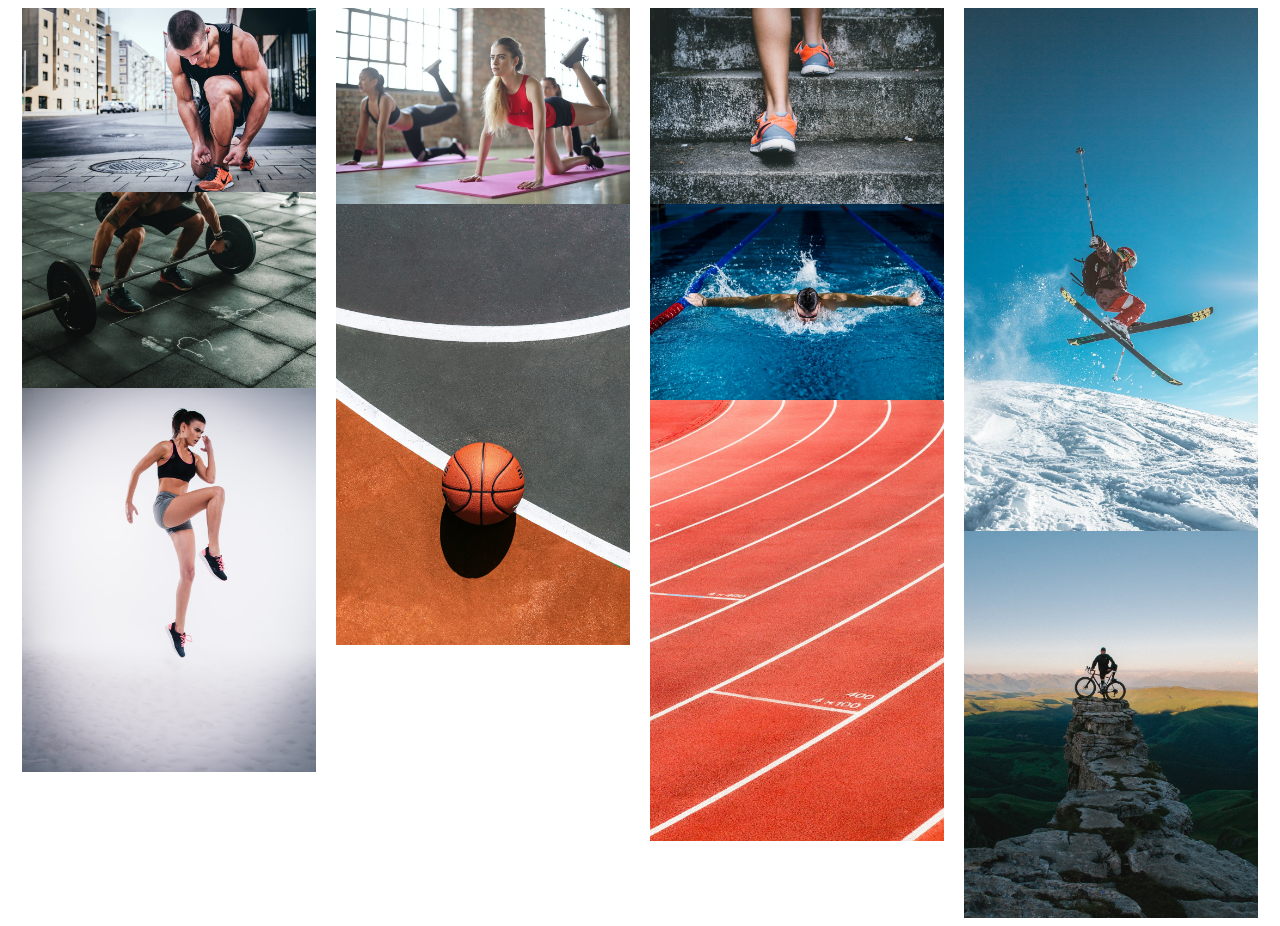
<file: ex01/src/index.html>
<!DOCTYPE html>

<head>
    <title>Gallery`s page</title>
    <meta charset="UTF-8" />
    <meta http-equiv="X-UA-Compatible" content="IE=edge" />
    <meta name="viewport" content="width=device-width, initial-scale=1.0" />
    <script src="../scripts/index.js" type="text/javascript"></script>
    <link rel="stylesheet" type="text/css" href="../styles/index.css">
</head>

<body>
    <div class="row">
        <div class="column">
            <div class="pictures">

                <img class="image" src="../images/image01.jpg" />
                <div class="overlay" onclick="openModal('image01.html')">
                    <div class="text"><h1>Marathon</h1></div>  
                </div>
            </div>
            <div class="pictures">
                <img class="image" src="../images/image05.jpg" />
                <div class="overlay" onclick="openModal('image05.html')">
                    <div class="text"><h1>Weight Lifting</h1></div> 
                </div>
            </div>
            <div class="pictures">
                <img class="image" src="../images/image08.jpg" />
                <div class="overlay" onclick="openModal('image08.html')">
                    <div class="text"><h1>Jogging</h1></div>
                </div>
            </div>

        </div>
        <div class="column">
            <div class="pictures">
                <img class="image" src="../images/image02.jpg" />
                <div class="overlay" onclick="openModal('image02.html')">
                    <div class="text"><h1>Gymnastics</h1></div>  
                </div>
            </div>
            <div class="pictures">
                <img class="image" src="../images/image06.jpg" />
                <div class="overlay" onclick="openModal('image06.html')">
                    <div class="text"><h1>Basketball</h1></div>
                </div>
            </div>
        </div>
        <div class="column">
            <div class="pictures">
                <img class="image" src="../images/image03.jpg" />
                <div class="overlay" onclick="openModal('image03.html')">
                    <div class="text"><h1>Climbing</h1></div> 
                </div>
            </div>
            <div class="pictures">
                <img class="image" src="../images/image07.jpg" />
                <div class="overlay" onclick="openModal('image07.html')">
                    <div class="text"><h1>Swimming</h1></div>
                </div>
            </div>
            <div class="pictures">
                <img class="image" src="../images/image09.jpg" />
                <div class="overlay" onclick="openModal('image09.html')">
                    <div class="text"><h1>Running</h1></div> 
                </div>
            </div>
        </div>
        <div class="column">
            <div class="pictures">
                <img class="image" src="../images/image04.jpg" />
                <div class="overlay" onclick="openModal('image04.html')">
                    <div class="text"><h1>Skiing</h1></div> 
                </div>
            </div>
            <div class="pictures">
                <img class="image" src="../images/image10.jpg">
                <div class="overlay" onclick="openModal('image10.html')">
                    <div class="text"><h1>Cycling</h1></div>
                </div>
            </div>
        </div>
    </div>

    <div id="myModal" class="modal">
        <div class="modal-content">
            <span class="close">&times;</span>
            <div>
                <iframe id="page" frameborder="0" width="100%" height="500px"></iframe>
            </div>
        </div>

    </div>


    </div>
    <script src="../scripts/index.js"></script>

</body>

</html>
</file>
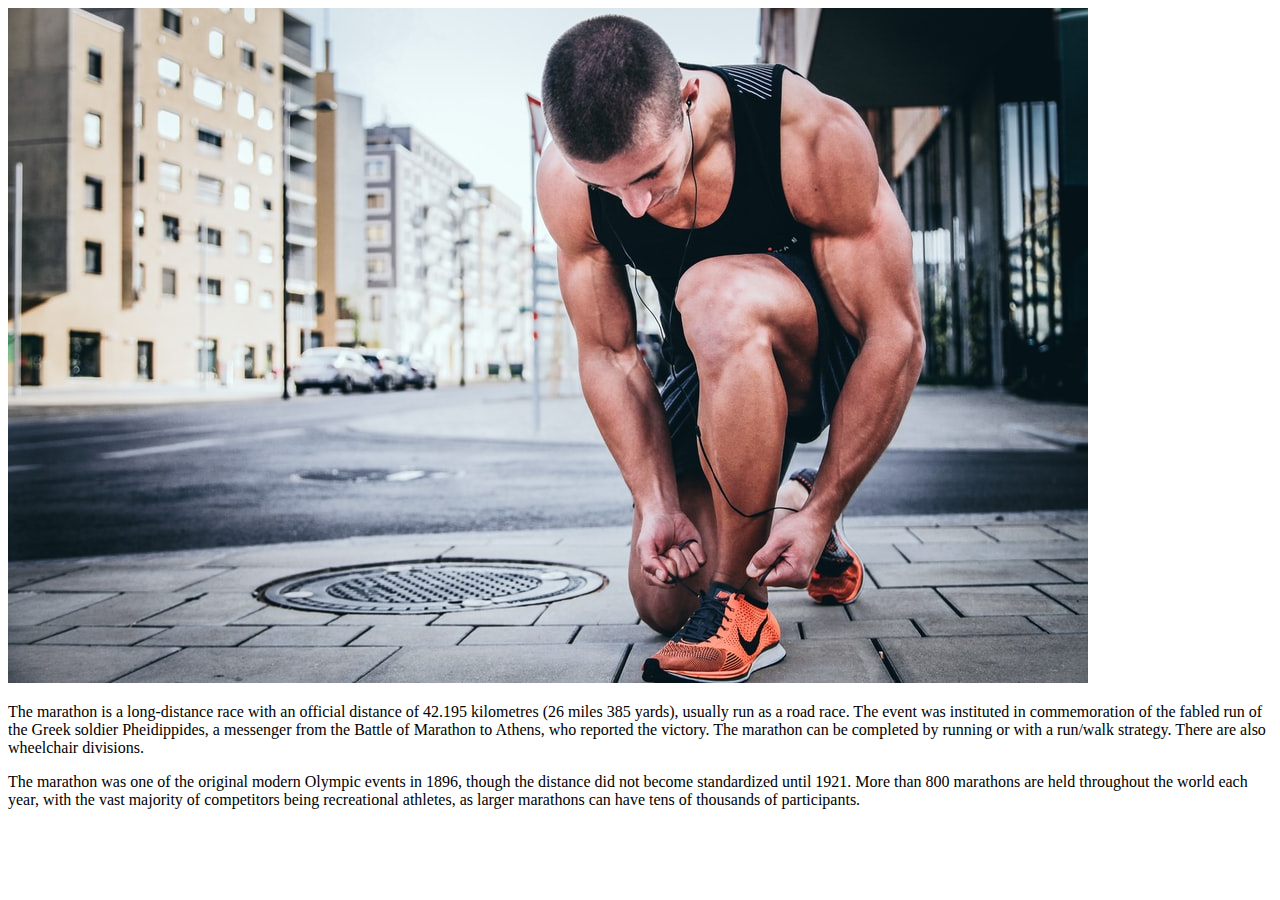
<file: ex01/src/image01.html>
<!DOCTYPE html>
<html>
  <head>
    <meta charset="UTF-8" />
    <meta http-equiv="X-UA-Compatible" content="IE=edge" />
    <meta name="viewport" content="width=device-width, initial-scale=1.0" />
    <link rel="stylesheet" href="../styles/index.css" />
    <title>Marathon</title>
  </head>
  <body>
    <img src="../images/image01.jpg" alt="Marathon" />
    <h1>Marathon</h1>
    <p>
      The marathon is a long-distance race with an official distance of 42.195
      kilometres (26 miles 385 yards), usually run as a road race. The event was
      instituted in commemoration of the fabled run of the Greek soldier
      Pheidippides, a messenger from the Battle of Marathon to Athens, who
      reported the victory. The marathon can be completed by running or with a
      run/walk strategy. There are also wheelchair divisions.
    </p>

    <p>
      The marathon was one of the original modern Olympic events in 1896, though
      the distance did not become standardized until 1921. More than 800
      marathons are held throughout the world each year, with the vast majority
      of competitors being recreational athletes, as larger marathons can have
      tens of thousands of participants.
    </p>
  </body>
</html>
</file>
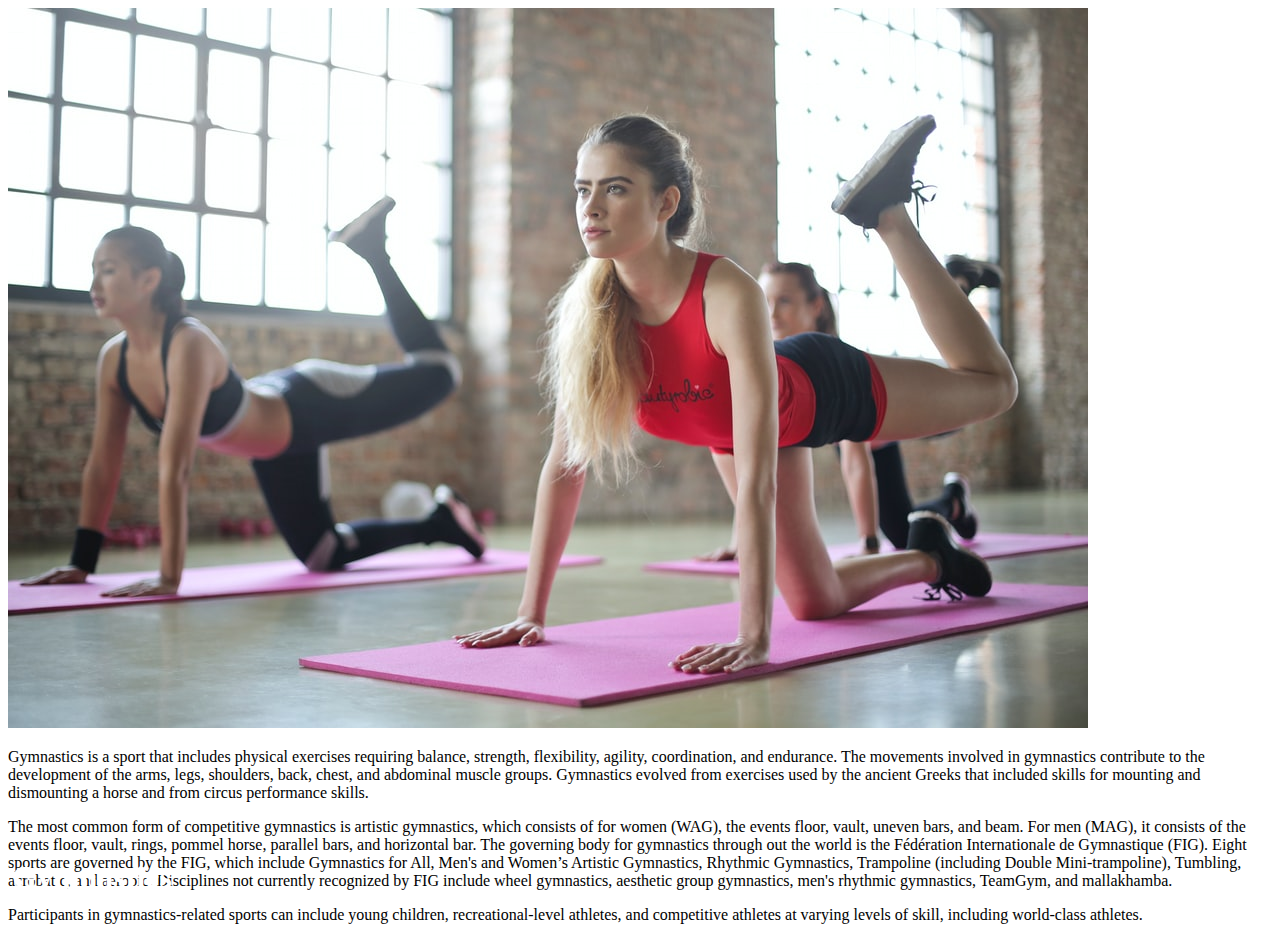
<file: ex01/src/image02.html>
<!DOCTYPE html>
<html>

<head>
    <meta charset="UTF-8" />
    <meta http-equiv="X-UA-Compatible" content="IE=edge" />
    <meta name="viewport" content="width=device-width, initial-scale=1.0" />
    <link rel="stylesheet" href="../styles/index.css" />
    <title>Gymnastics</title>
</head>


<body>
    <img src="../images/image02.jpg" alt="Gymnastics" />
    <h1>Gymnastics</h1>
    <p>
        Gymnastics is a sport that includes physical exercises requiring balance, strength, flexibility, agility,
        coordination, and endurance. The movements involved in gymnastics contribute to the development of the arms,
        legs, shoulders, back, chest, and abdominal muscle groups. Gymnastics evolved from exercises used by the ancient
        Greeks that included skills for mounting and dismounting a horse and from circus performance skills.
    </p>

    <p>
        The most common form of competitive gymnastics is artistic gymnastics, which consists of for women (WAG), the
        events floor, vault, uneven bars, and beam. For men (MAG), it consists of the events floor, vault, rings, pommel
        horse, parallel bars, and horizontal bar. The governing body for gymnastics through out the world is the
        Fédération Internationale de Gymnastique (FIG). Eight sports are governed by the FIG, which include Gymnastics
        for All, Men's and Women’s Artistic Gymnastics, Rhythmic Gymnastics, Trampoline (including Double
        Mini-trampoline), Tumbling, acrobatic, and aerobic. Disciplines not currently recognized by FIG include wheel
        gymnastics, aesthetic group gymnastics, men's rhythmic gymnastics, TeamGym, and mallakhamba.
    </p>
    <p>
        Participants in gymnastics-related sports can include young children, recreational-level athletes, and
        competitive athletes at varying levels of skill, including world-class athletes.
    </p>
</body>

</html>
</file>
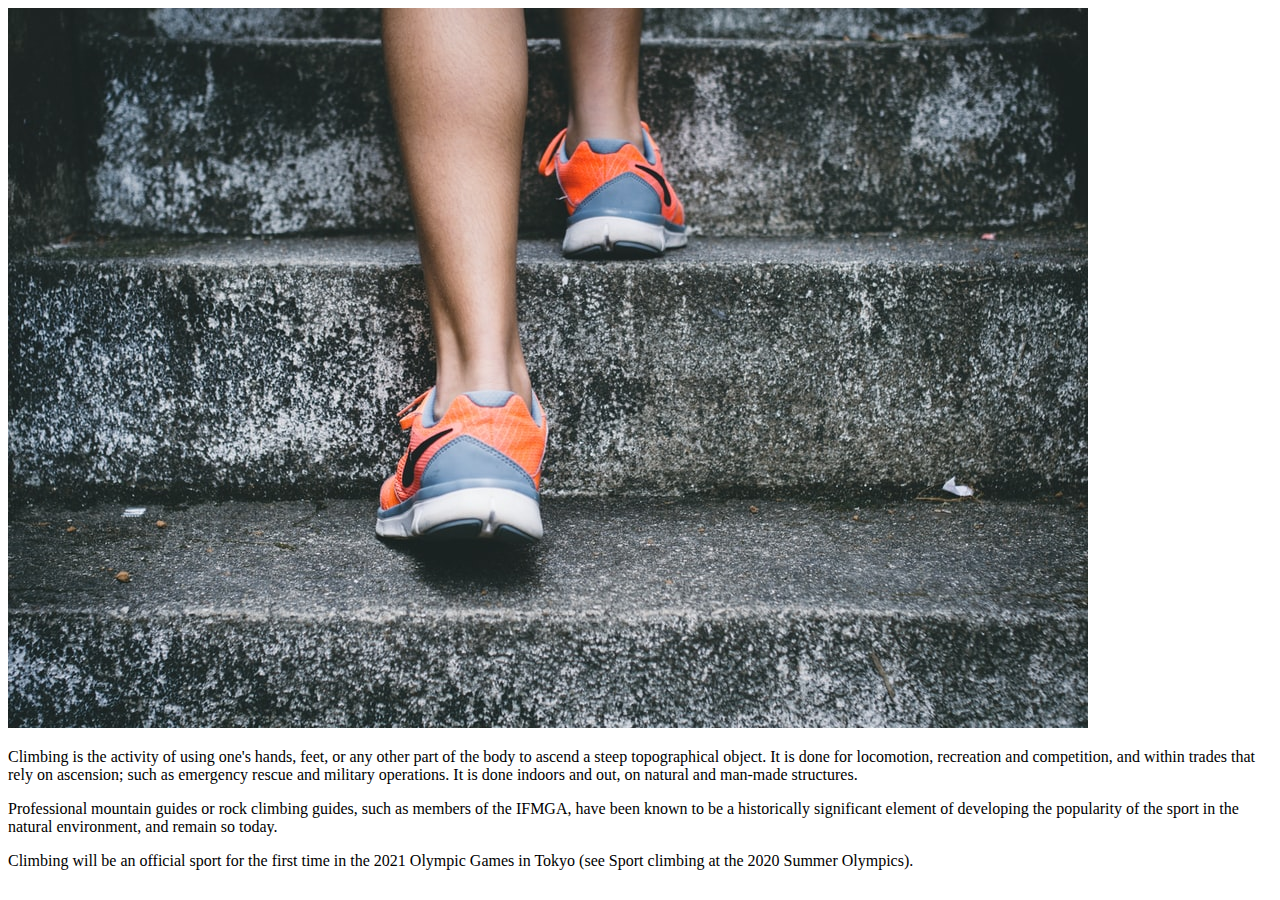
<file: ex01/src/image03.html>
<!DOCTYPE html>
<html>

<head>
    <meta charset="UTF-8" />
    <meta http-equiv="X-UA-Compatible" content="IE=edge" />
    <meta name="viewport" content="width=device-width, initial-scale=1.0" />
    <link rel="stylesheet" href="../styles/index.css" />
    <title>Climbing</title>
</head>

<body>
    <img src="../images/image03.jpg" alt="Climbing" />
    <h1>Climbing</h1>
    <p>
        Climbing is the activity of using one's hands, feet, or any other part of the body to ascend a steep
        topographical object. It is done for locomotion, recreation and competition, and within trades that rely on
        ascension; such as emergency rescue and military operations. It is done indoors and out, on natural and man-made
        structures.
    </p>

    <p>
        Professional mountain guides or rock climbing guides, such as members of the IFMGA, have been known to be a
        historically significant element of developing the popularity of the sport in the natural environment, and
        remain so today.

    </p>
    <p>
        Climbing will be an official sport for the first time in the 2021 Olympic Games in Tokyo (see Sport climbing at
        the 2020 Summer Olympics).
    </p>
</body>

</html>
</file>
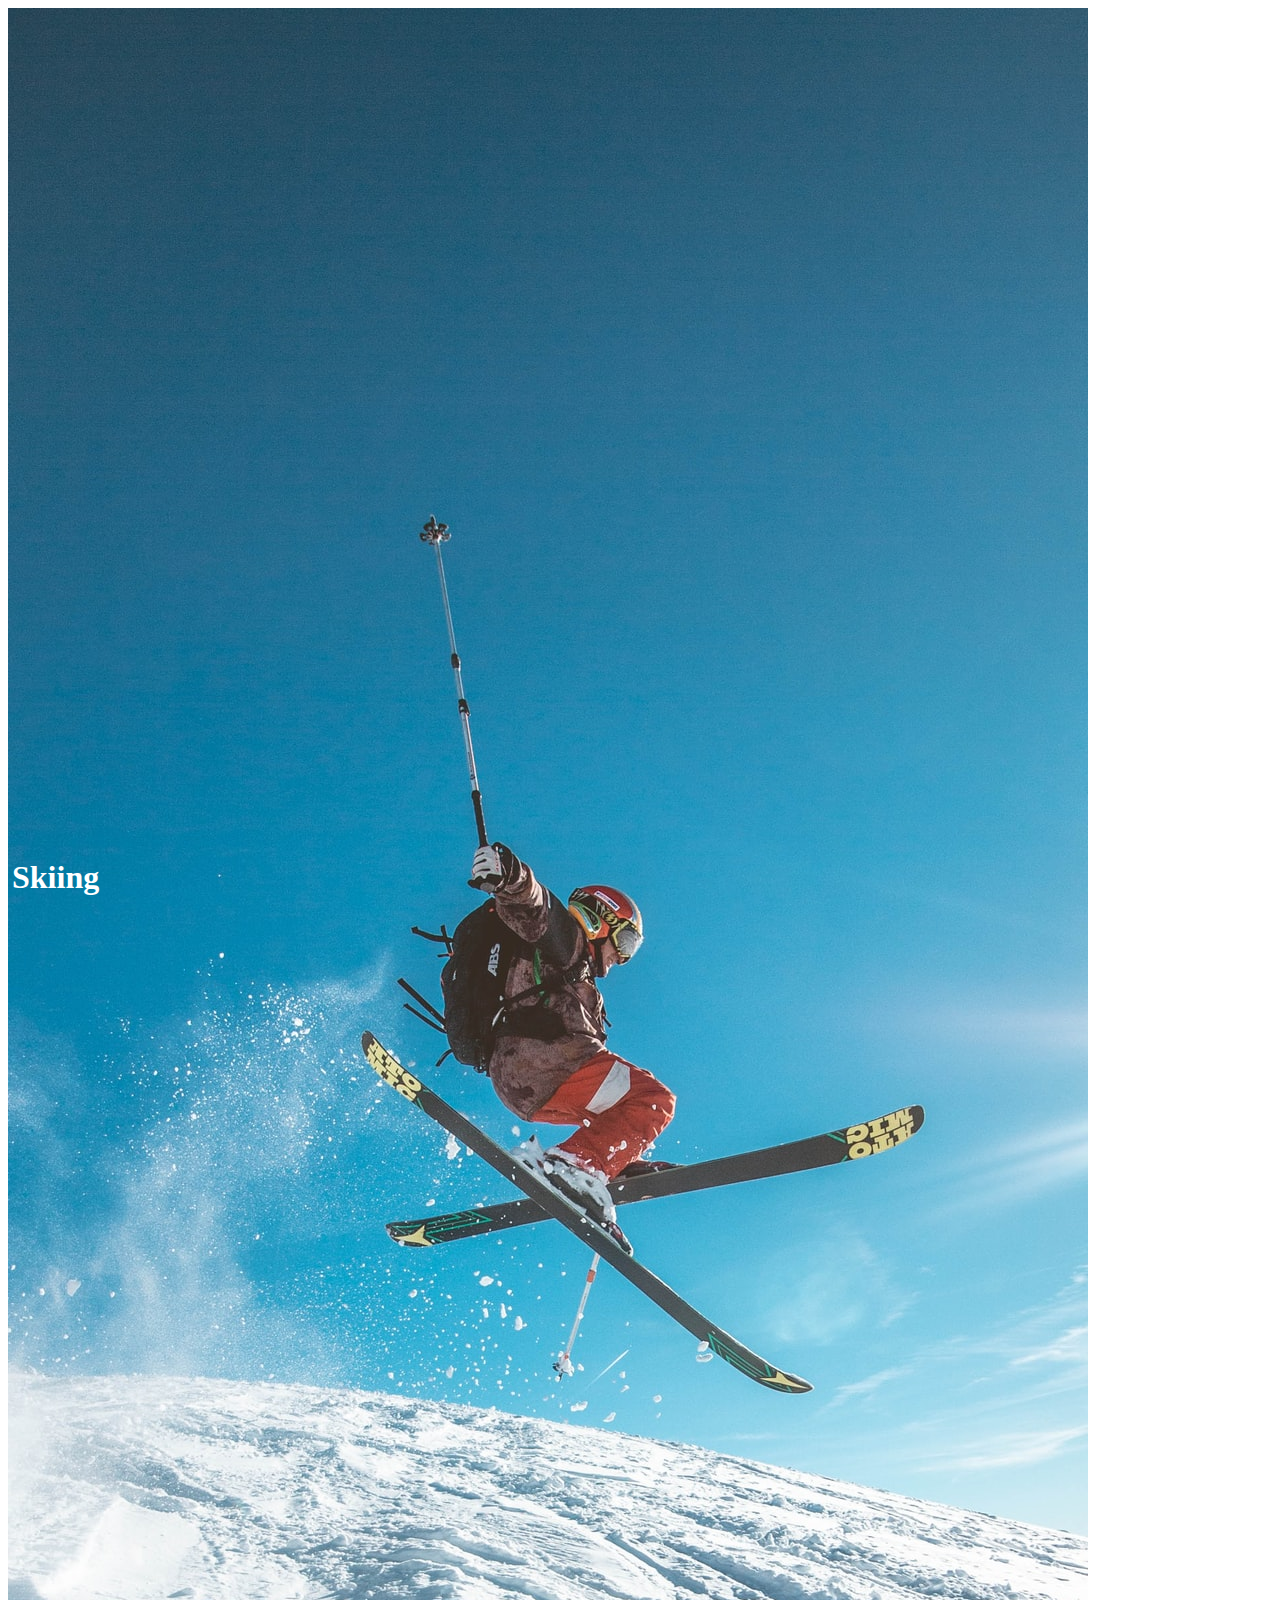
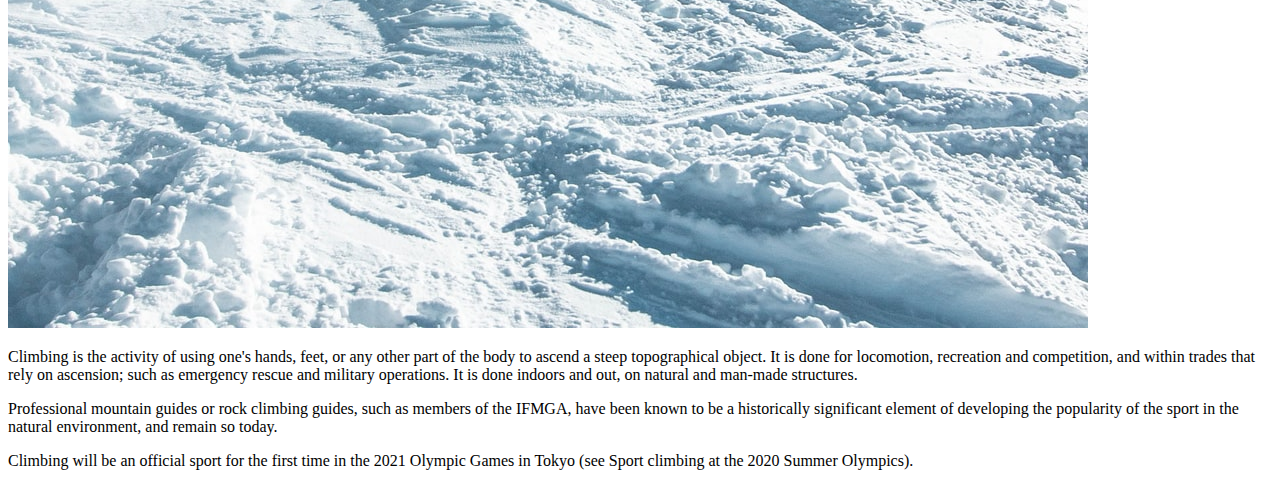
<file: ex01/src/image04.html>
<!DOCTYPE html>
<html>

<head>
    <meta charset="UTF-8" />
    <meta http-equiv="X-UA-Compatible" content="IE=edge" />
    <meta name="viewport" content="width=device-width, initial-scale=1.0" />
    <link rel="stylesheet" href="../styles/index.css" />
    <title>Skiing</title>
</head>

<body>
    <img src="../images/image04.jpg" alt="Skiing" />
    <h1>Skiing</h1>
    <p>
        Climbing is the activity of using one's hands, feet, or any other part of the body to ascend a steep
        topographical object. It is done for locomotion, recreation and competition, and within trades that rely on
        ascension; such as emergency rescue and military operations. It is done indoors and out, on natural and man-made
        structures.
    </p>

    <p>
        Professional mountain guides or rock climbing guides, such as members of the IFMGA, have been known to be a
        historically significant element of developing the popularity of the sport in the natural environment, and
        remain so today.

    </p>
    <p>
        Climbing will be an official sport for the first time in the 2021 Olympic Games in Tokyo (see Sport climbing at
        the 2020 Summer Olympics).
    </p>
</body>
</file>
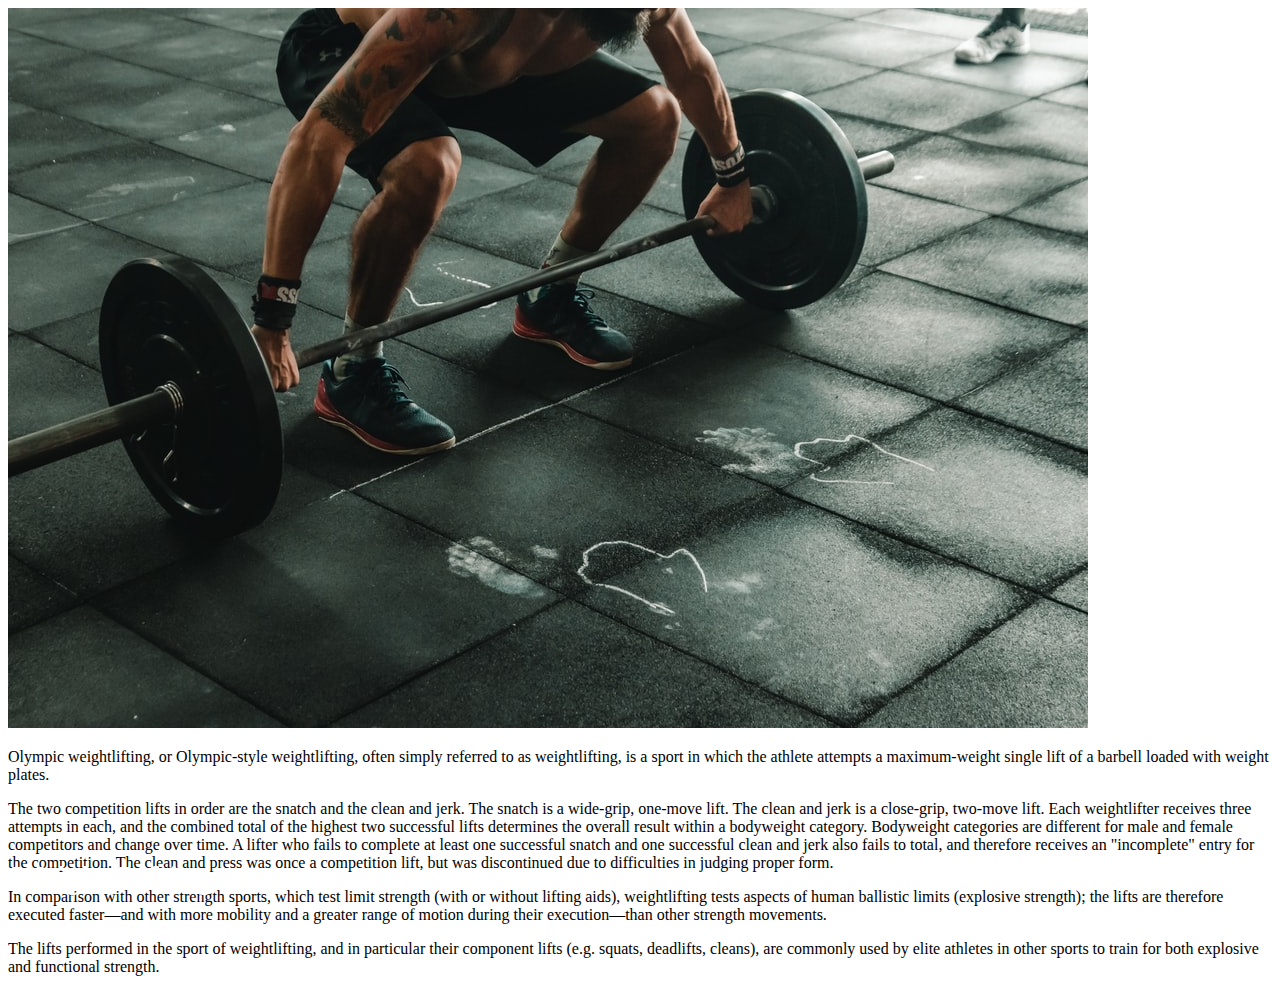
<file: ex01/src/image05.html>
<!DOCTYPE html>
<html>

<head>
    <meta charset="UTF-8" />
    <meta http-equiv="X-UA-Compatible" content="IE=edge" />
    <meta name="viewport" content="width=device-width, initial-scale=1.0" />
    <link rel="stylesheet" href="../styles/index.css" />
    <title>Weight Lifting</title>
</head>

<body>
    <img src="../images/image05.jpg" alt="Weight Lifting" />
    <h1>Weight Lifting</h1>
    <p>
        Olympic weightlifting, or Olympic-style weightlifting, often simply referred to as weightlifting, is a sport in
        which the athlete attempts a maximum-weight single lift of a barbell loaded with weight plates.
    </p>

    <p>
        The two competition lifts in order are the snatch and the clean and jerk. The snatch is a wide-grip, one-move
        lift. The clean and jerk is a close-grip, two-move lift. Each weightlifter receives three attempts in each, and
        the combined total of the highest two successful lifts determines the overall result within a bodyweight
        category. Bodyweight categories are different for male and female competitors and change over time. A lifter who
        fails to complete at least one successful snatch and one successful clean and jerk also fails to total, and
        therefore receives an "incomplete" entry for the competition. The clean and press was once a competition lift,
        but was discontinued due to difficulties in judging proper form.
    </p>
    <p>
        In comparison with other strength sports, which test limit strength (with or without lifting aids),
        weightlifting tests aspects of human ballistic limits (explosive strength); the lifts are therefore executed
        faster—and with more mobility and a greater range of motion during their execution—than other strength
        movements.
    </p>
    <p>
        The lifts performed in the sport of weightlifting, and in particular their component lifts (e.g. squats,
        deadlifts, cleans), are commonly used by elite athletes in other sports to train for both explosive and
        functional strength.
    </p>
</body>

</html>
</file>
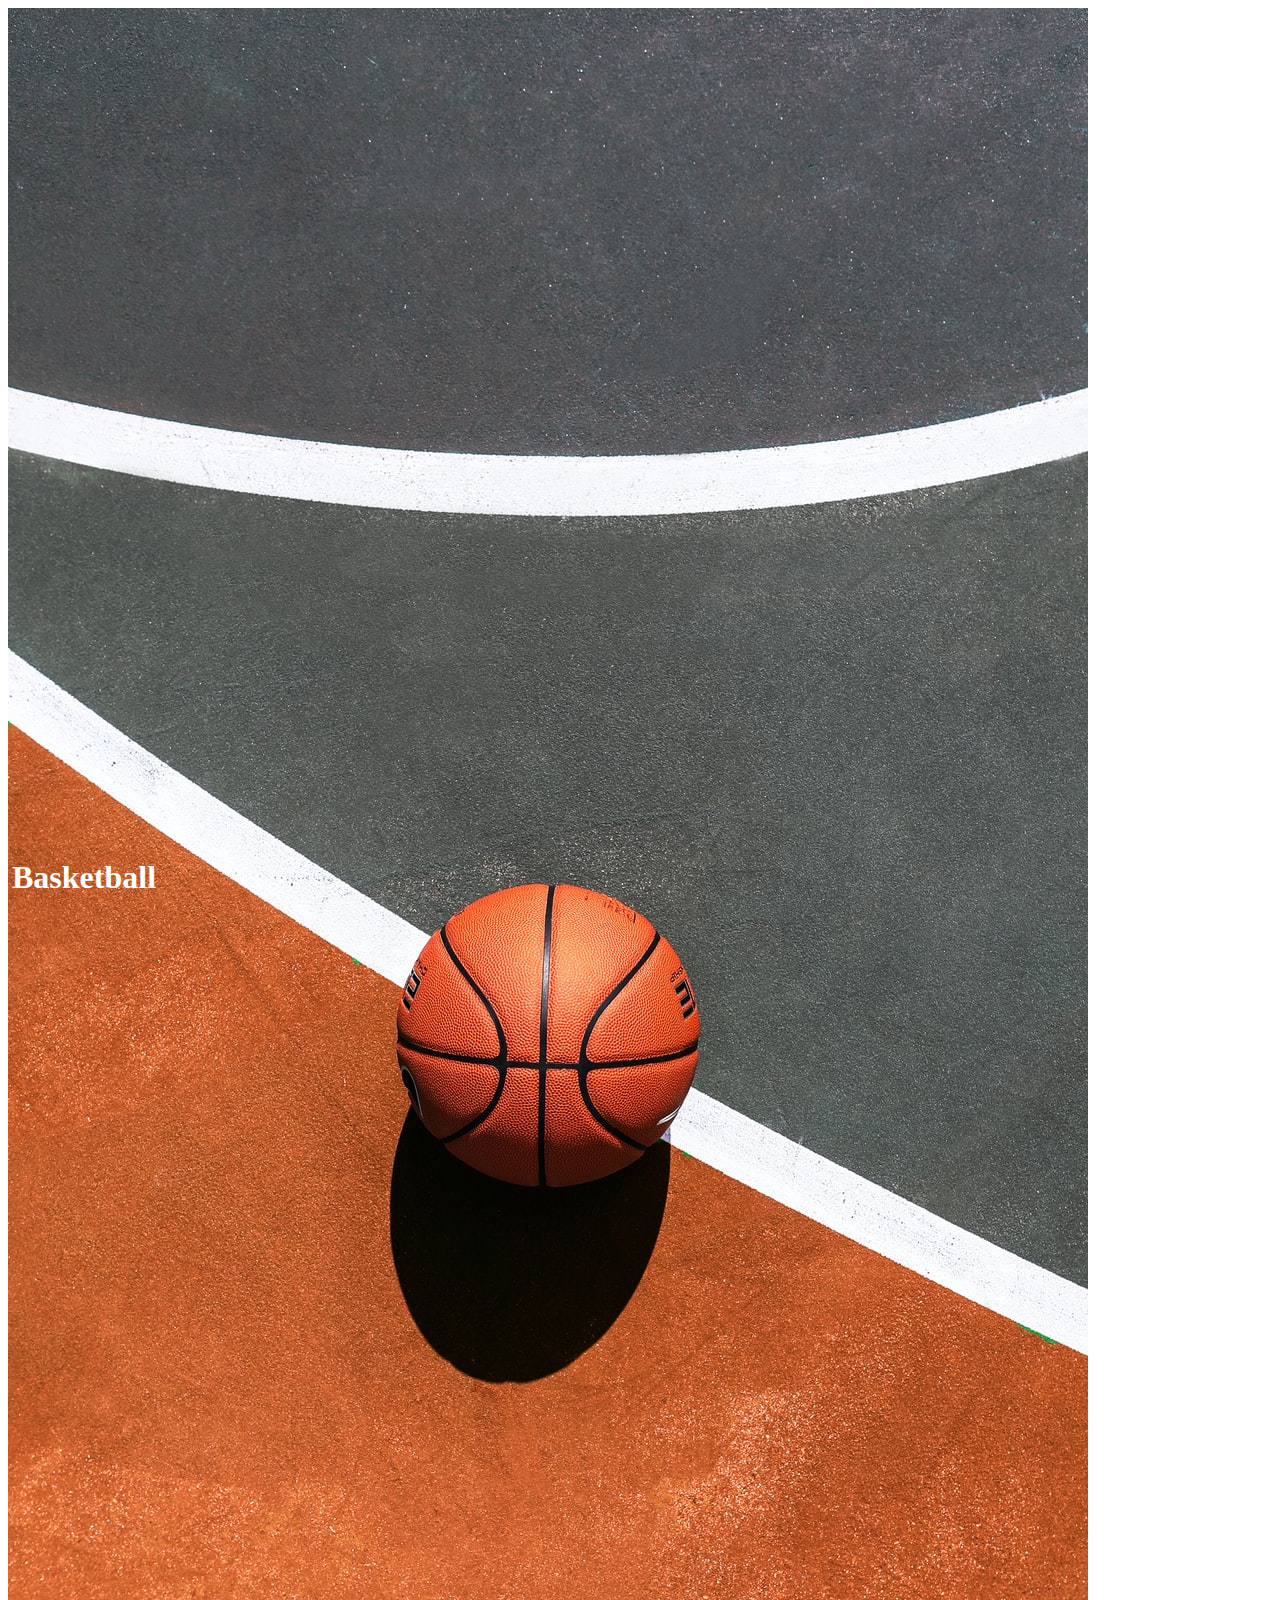
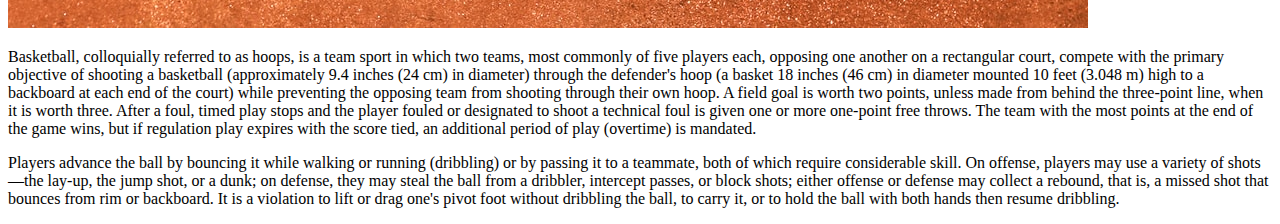
<file: ex01/src/image06.html>
<!DOCTYPE html>
<html>

<head>
    <meta charset="UTF-8" />
    <meta http-equiv="X-UA-Compatible" content="IE=edge" />
    <meta name="viewport" content="width=device-width, initial-scale=1.0" />
    <link rel="stylesheet" href="../styles/index.css" />
    <title>Basketball</title>
</head>

<body>
    <img src="../images/image06.jpg" alt="Basketball" />
    <h1>Basketball</h1>
    <p>
        Basketball, colloquially referred to as hoops, is a team sport in which two teams, most commonly of five players
        each, opposing one another on a rectangular court, compete with the primary objective of shooting a basketball
        (approximately 9.4 inches (24 cm) in diameter) through the defender's hoop (a basket 18 inches (46 cm) in
        diameter mounted 10 feet (3.048 m) high to a backboard at each end of the court) while preventing the opposing
        team from shooting through their own hoop. A field goal is worth two points, unless made from behind the
        three-point line, when it is worth three. After a foul, timed play stops and the player fouled or designated to
        shoot a technical foul is given one or more one-point free throws. The team with the most points at the end of
        the game wins, but if regulation play expires with the score tied, an additional period of play (overtime) is
        mandated.
    </p>

    <p>
        Players advance the ball by bouncing it while walking or running (dribbling) or by passing it to a teammate,
        both of which require considerable skill. On offense, players may use a variety of shots—the lay-up, the jump
        shot, or a dunk; on defense, they may steal the ball from a dribbler, intercept passes, or block shots; either
        offense or defense may collect a rebound, that is, a missed shot that bounces from rim or backboard. It is a
        violation to lift or drag one's pivot foot without dribbling the ball, to carry it, or to hold the ball with
        both hands then resume dribbling.
    </p>

</body>

</html>
</file>
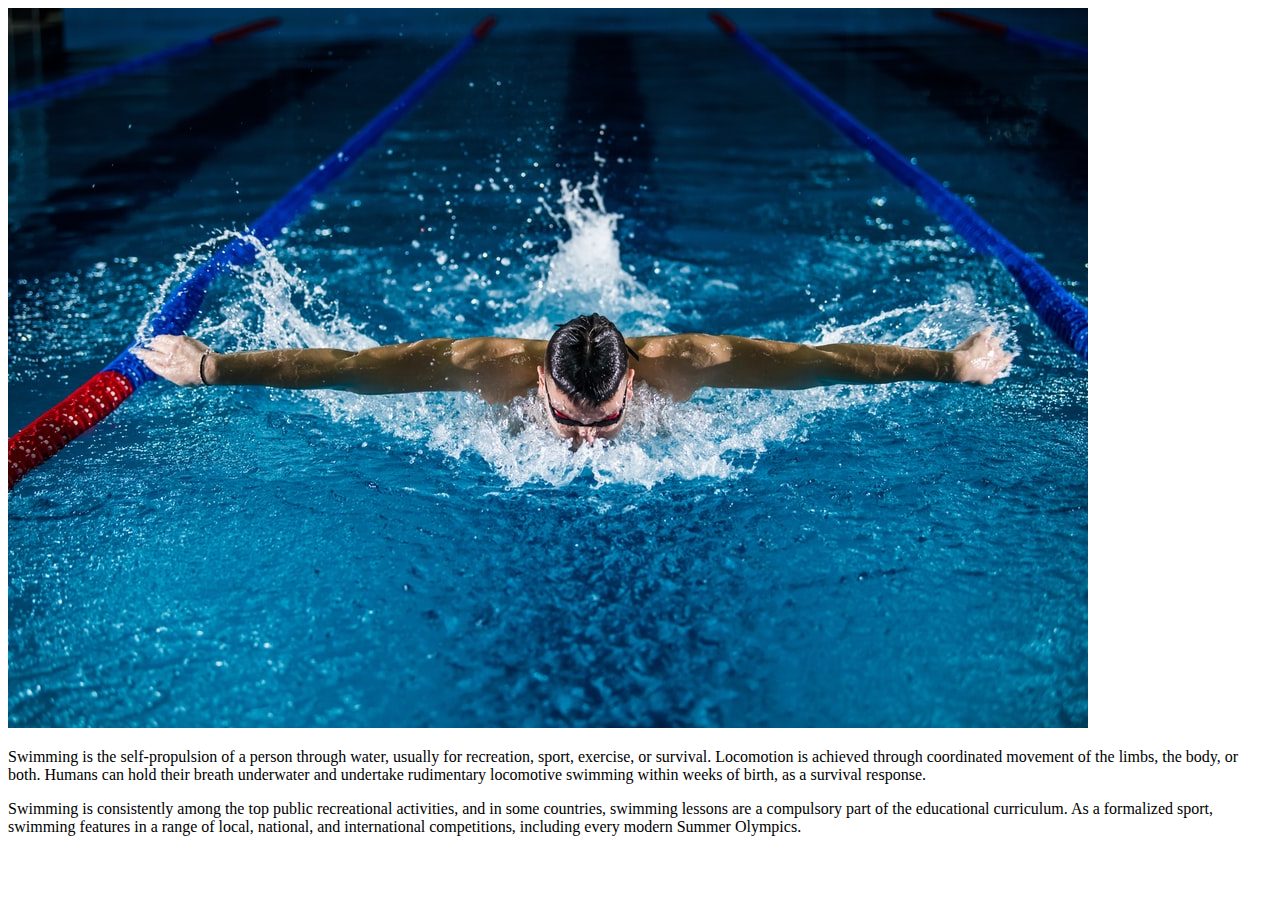
<file: ex01/src/image07.html>
<!DOCTYPE html>
<html>

<head>
    <meta charset="UTF-8" />
    <meta http-equiv="X-UA-Compatible" content="IE=edge" />
    <meta name="viewport" content="width=device-width, initial-scale=1.0" />
    <link rel="stylesheet" href="../styles/index.css" />
    <title>Swimming</title>
</head>

<body>
    <img src="../images/image07.jpg" alt="Swimming" />
    <h1>Swimming</h1>
    <p>
        Swimming is the self-propulsion of a person through water, usually for recreation, sport, exercise, or survival.
        Locomotion is achieved through coordinated movement of the limbs, the body, or both. Humans can hold their
        breath underwater and undertake rudimentary locomotive swimming within weeks of birth, as a survival response.
    </p>

    <p>
        Swimming is consistently among the top public recreational activities, and in some countries, swimming lessons
        are a compulsory part of the educational curriculum. As a formalized sport, swimming features in a range of
        local, national, and international competitions, including every modern Summer Olympics.
    </p>

</body>

</html>
</file>
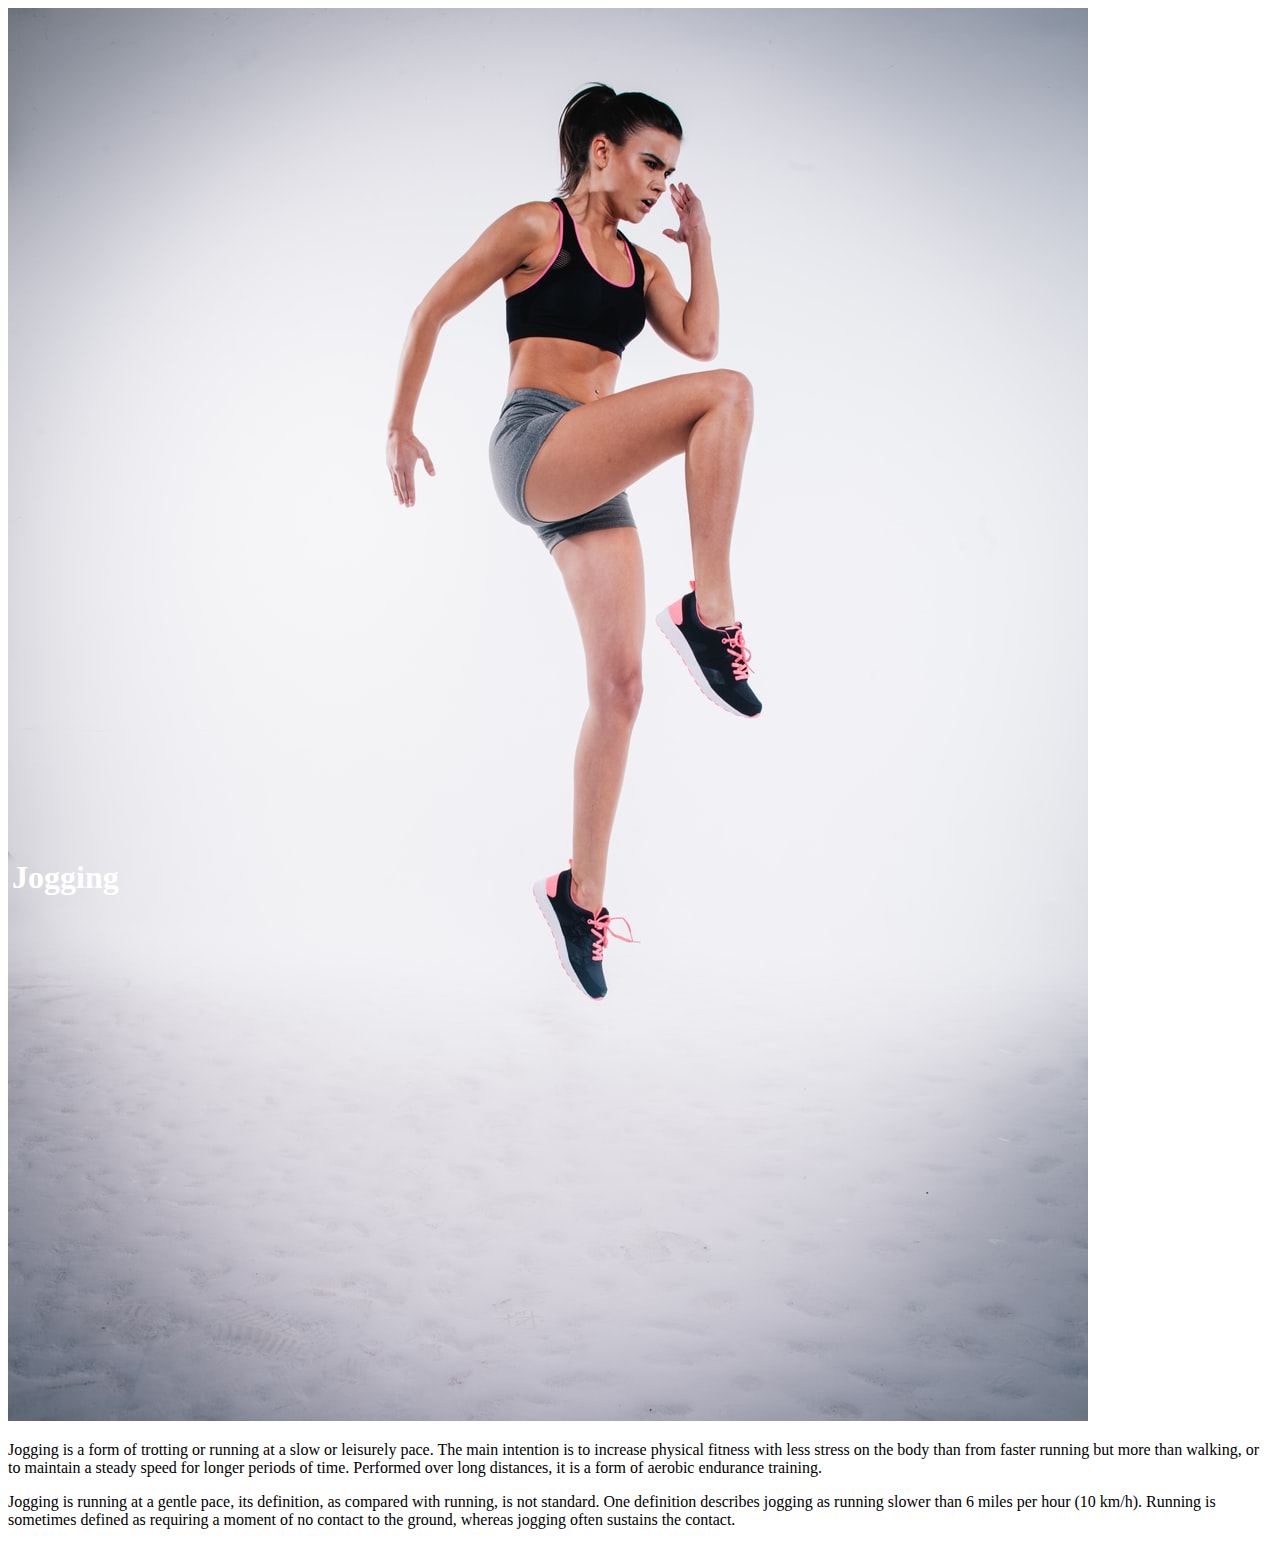
<file: ex01/src/image08.html>
<!DOCTYPE html>
<html>

<head>
    <meta charset="UTF-8" />
    <meta http-equiv="X-UA-Compatible" content="IE=edge" />
    <meta name="viewport" content="width=device-width, initial-scale=1.0" />
    <link rel="stylesheet" href="../styles/index.css" />
    <title>Jogging</title>
</head>

<body>
    <img src="../images/image08.jpg" alt="Jogging" />
    <h1>Jogging</h1>
    <p>
        Jogging is a form of trotting or running at a slow or leisurely pace. The main intention is to increase physical
        fitness with less stress on the body than from faster running but more than walking, or to maintain a steady
        speed for longer periods of time. Performed over long distances, it is a form of aerobic endurance training.
    </p>

    <p>
        Jogging is running at a gentle pace, its definition, as compared with running, is not standard. One definition
        describes jogging as running slower than 6 miles per hour (10 km/h). Running is sometimes defined as requiring a
        moment of no contact to the ground, whereas jogging often sustains the contact.
    </p>

</body>

</html>
</file>
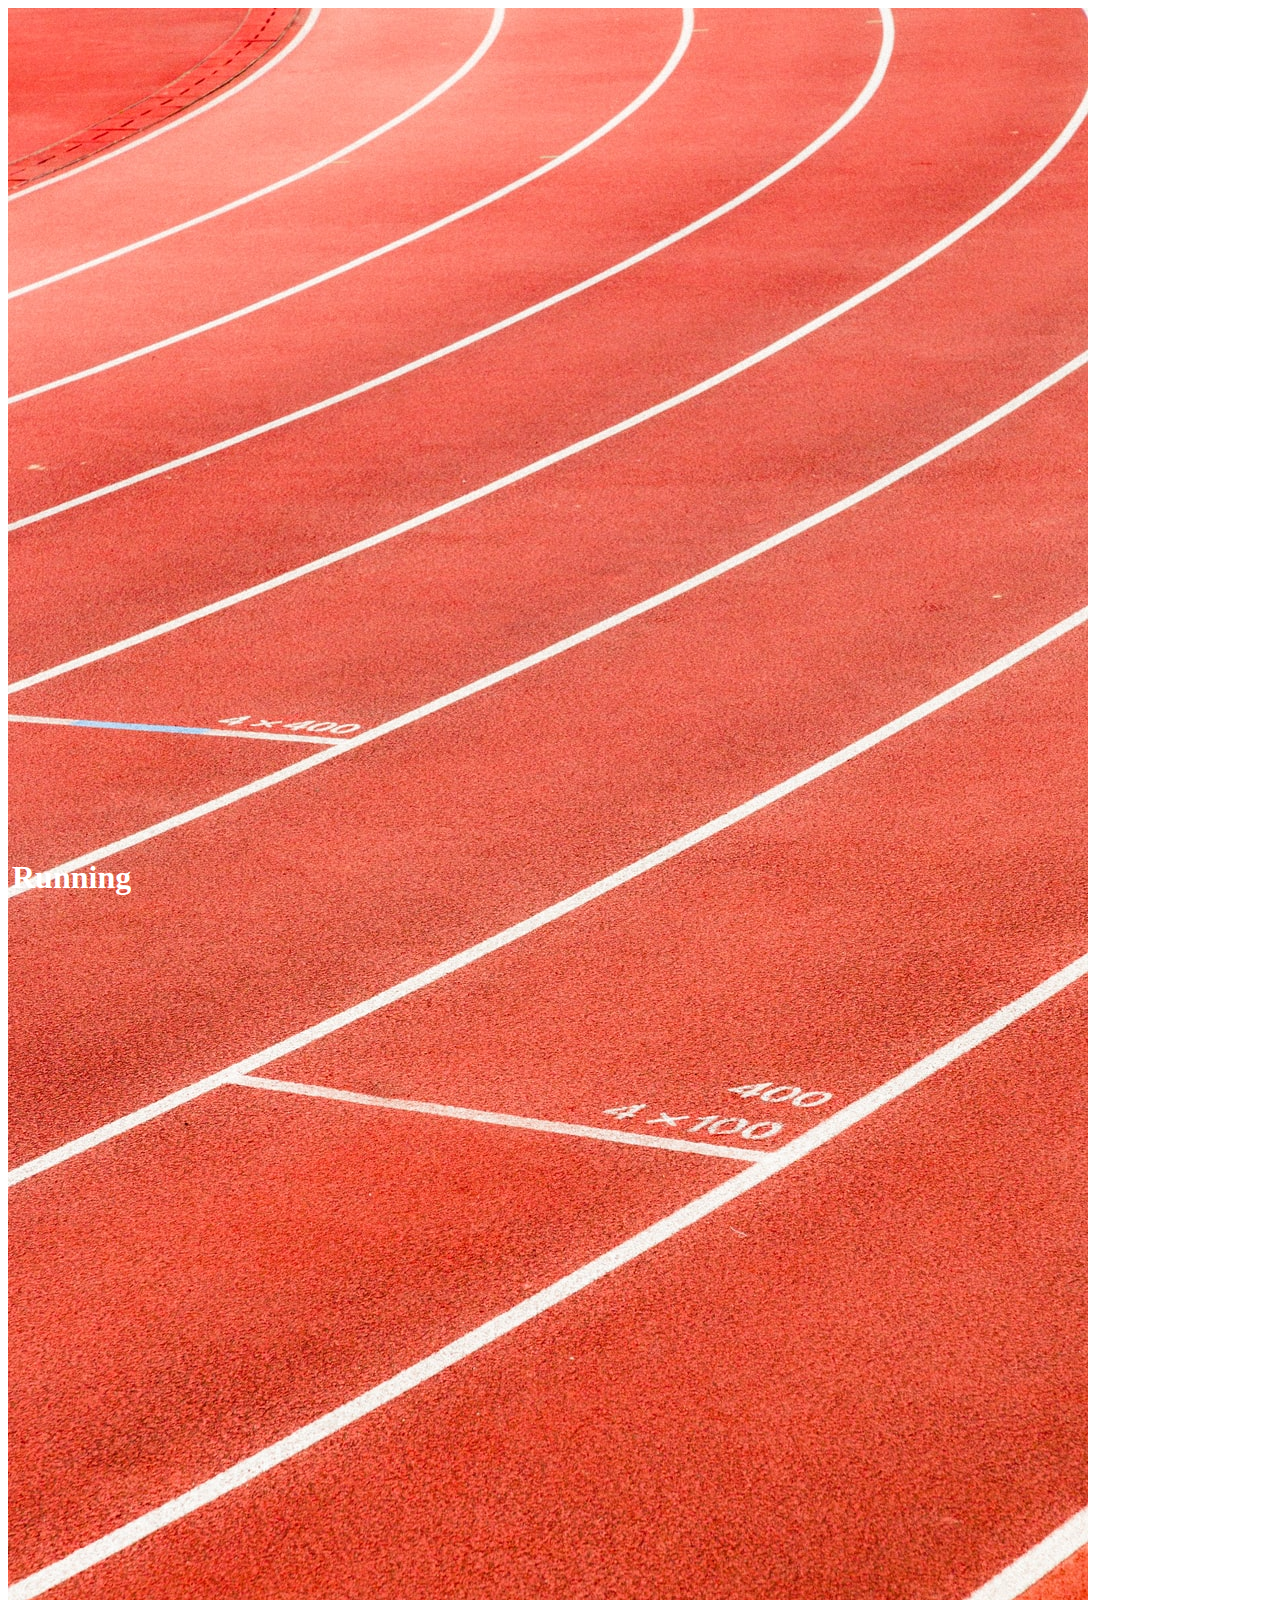
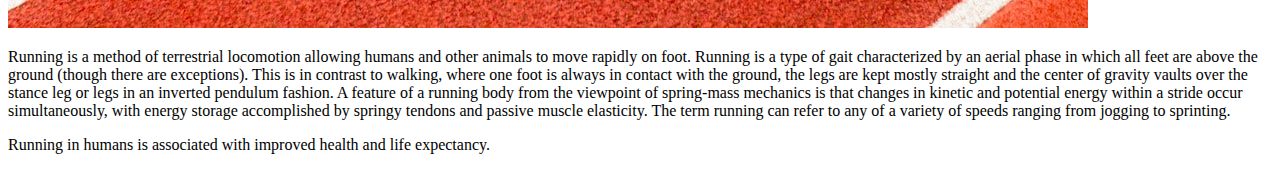
<file: ex01/src/image09.html>
<!DOCTYPE html>
<html>

<head>
    <meta charset="UTF-8" />
    <meta http-equiv="X-UA-Compatible" content="IE=edge" />
    <meta name="viewport" content="width=device-width, initial-scale=1.0" />
    <link rel="stylesheet" href="../styles/index.css" />
    <title>Running</title>
</head>

<body>
    <img src="../images/image09.jpg" alt="Running" />
    <h1>Running</h1>
    <p>
        Running is a method of terrestrial locomotion allowing humans and other animals to move rapidly on foot. Running
        is a type of gait characterized by an aerial phase in which all feet are above the ground (though there are
        exceptions). This is in contrast to walking, where one foot is always in contact with the ground, the legs are
        kept mostly straight and the center of gravity vaults over the stance leg or legs in an inverted pendulum
        fashion. A feature of a running body from the viewpoint of spring-mass mechanics is that changes in kinetic and
        potential energy within a stride occur simultaneously, with energy storage accomplished by springy tendons and
        passive muscle elasticity. The term running can refer to any of a variety of speeds ranging from jogging to
        sprinting.
    </p>

    <p>
        Running in humans is associated with improved health and life expectancy.
    </p>

</body>

</html>
</file>
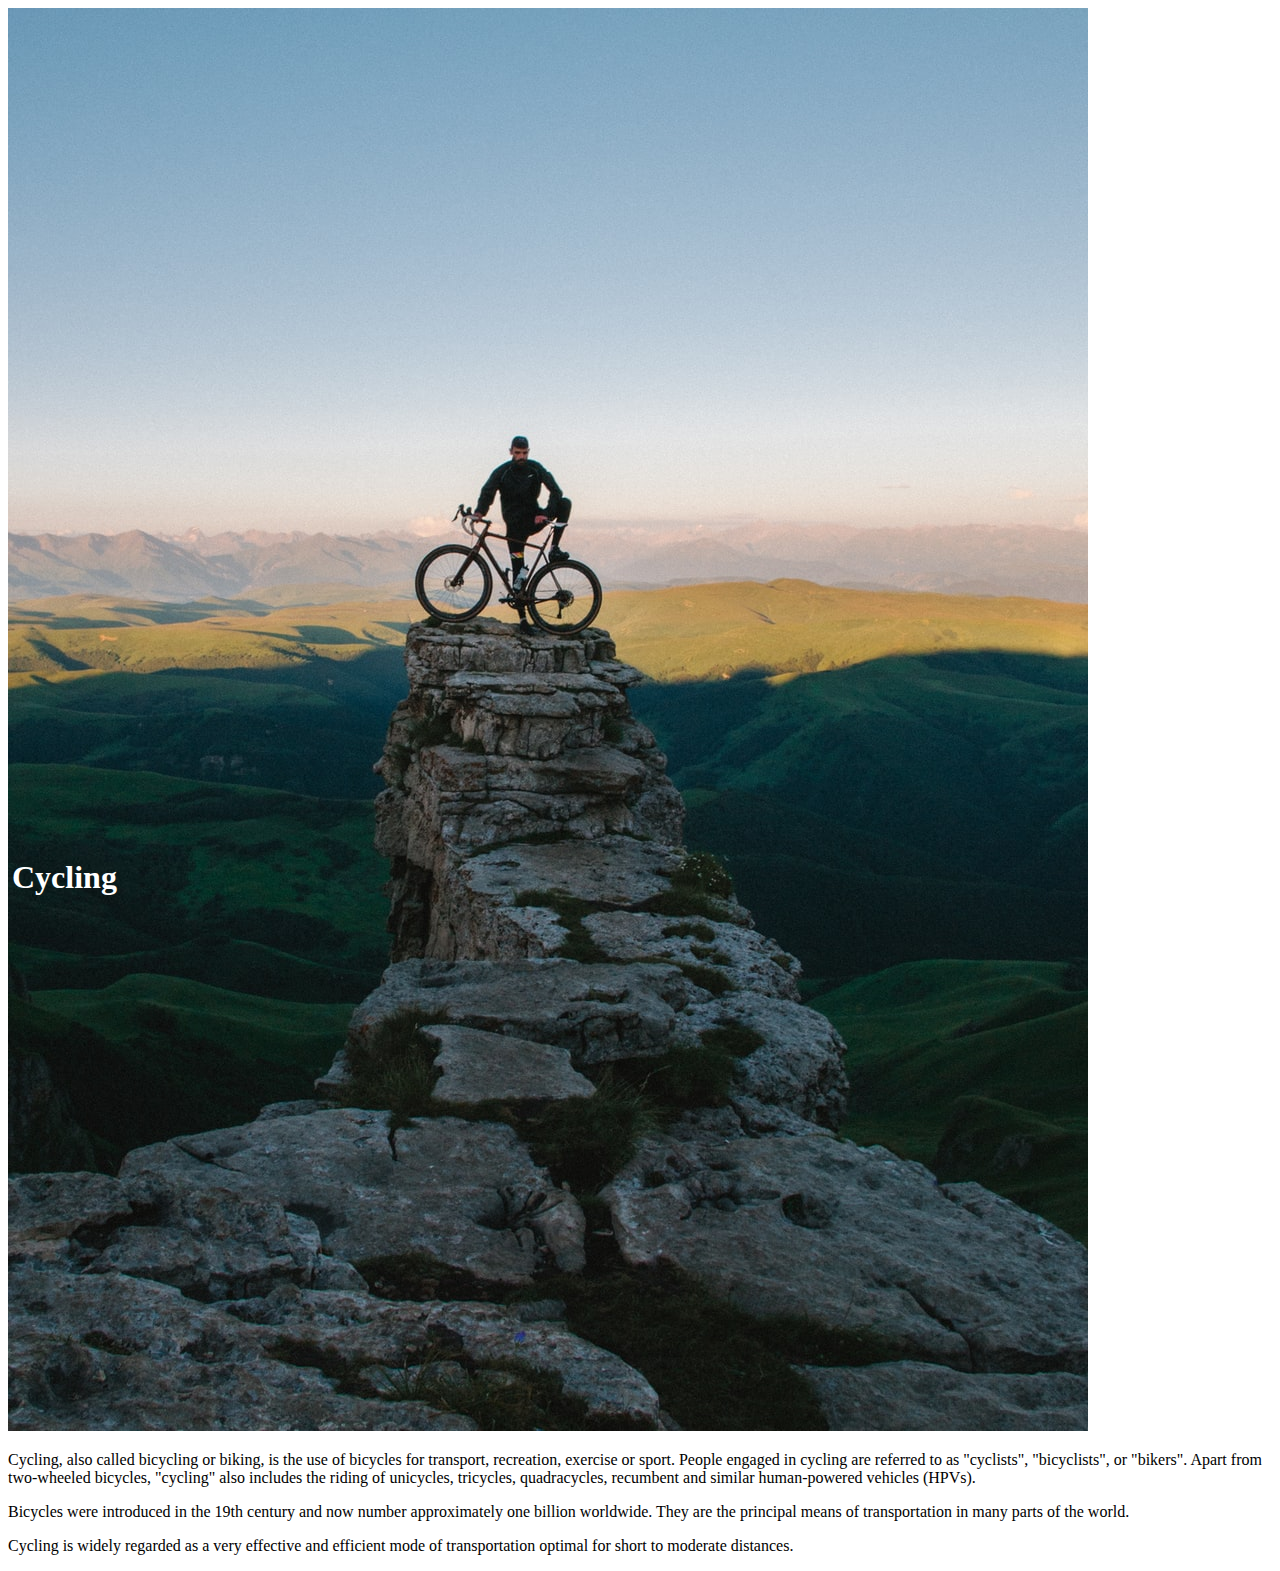
<file: ex01/src/image10.html>
<!DOCTYPE html>
<html>

<head>
    <meta charset="UTF-8" />
    <meta http-equiv="X-UA-Compatible" content="IE=edge" />
    <meta name="viewport" content="width=device-width, initial-scale=1.0" />
    <link rel="stylesheet" href="../styles/index.css" />
    <title>Cycling</title>
</head>

<body>
    <img src="../images/image10.jpg" alt="Cycling" />
    <h1>Cycling</h1>
    <p>
        Cycling, also called bicycling or biking, is the use of bicycles for transport, recreation, exercise or sport.
        People engaged in cycling are referred to as "cyclists", "bicyclists", or "bikers". Apart from two-wheeled
        bicycles, "cycling" also includes the riding of unicycles, tricycles, quadracycles, recumbent and similar
        human-powered vehicles (HPVs).
    </p>

    <p>
        Bicycles were introduced in the 19th century and now number approximately one billion worldwide. They are the
        principal means of transportation in many parts of the world.
    </p>
    <p>
        Cycling is widely regarded as a very effective and efficient mode of transportation optimal for short to
        moderate distances.
    </p>

</body>

</html>
</file>
<file: ex01/styles/index.css>
.row {
    display: flex;
    flex-wrap: wrap;
    padding: 0 4px;
    
  }
  .image {
    display: block;
    width: 100%;
    height: auto;
  
  }
  
  .pictures {
    position: relative;
    width: 100%;
  }
  
  .column {
    flex: 200px;
    padding: 0 10px;
  }
  
  .overlay {
    padding-top: 0px;
    position: absolute;
    top: 0;
    bottom: 0;
    left: 0;
    right: 0;
    height: 100%;
    width: 100%;
    opacity: 0;
    transition: 0.5s ease;
    background: rgb(0, 0, 0);
    background: rgba(0, 0, 0, 0.5); 
  }
  
  h1{
    color: white;
    position: absolute;
    bottom: 0;
  
    margin: 4px;
    padding: 0;
    font-weight: 12px;
  }
  .pictures:hover .overlay {
    opacity: 1;
    cursor: pointer;
  }
  
  /* MODAL */
  .modal {
    display: none; 
    position: fixed; 
    z-index: 1;
    left: 0;
    top: 0;
    width: 100%; 
    height: 100%; 
    overflow: auto; 
    background-color: rgb(0, 0, 0); 
    background-color: rgba(0, 0, 0, 0.4); 
  }
  
  .modal-content {
    background-color: #fefefe;
    margin: 5% auto; 
    padding: 20px;
    border: 1px solid #888;
    width: 80%;
    height: 80%;
  }
  
  .close {
    color: #aaa;
    float: right;
    font-size: 28px;
    font-weight: bold;
  }
  
  .close:hover,
  .close:focus {
    color: black;
    text-decoration: none;
    cursor: pointer;
  }
</file>
